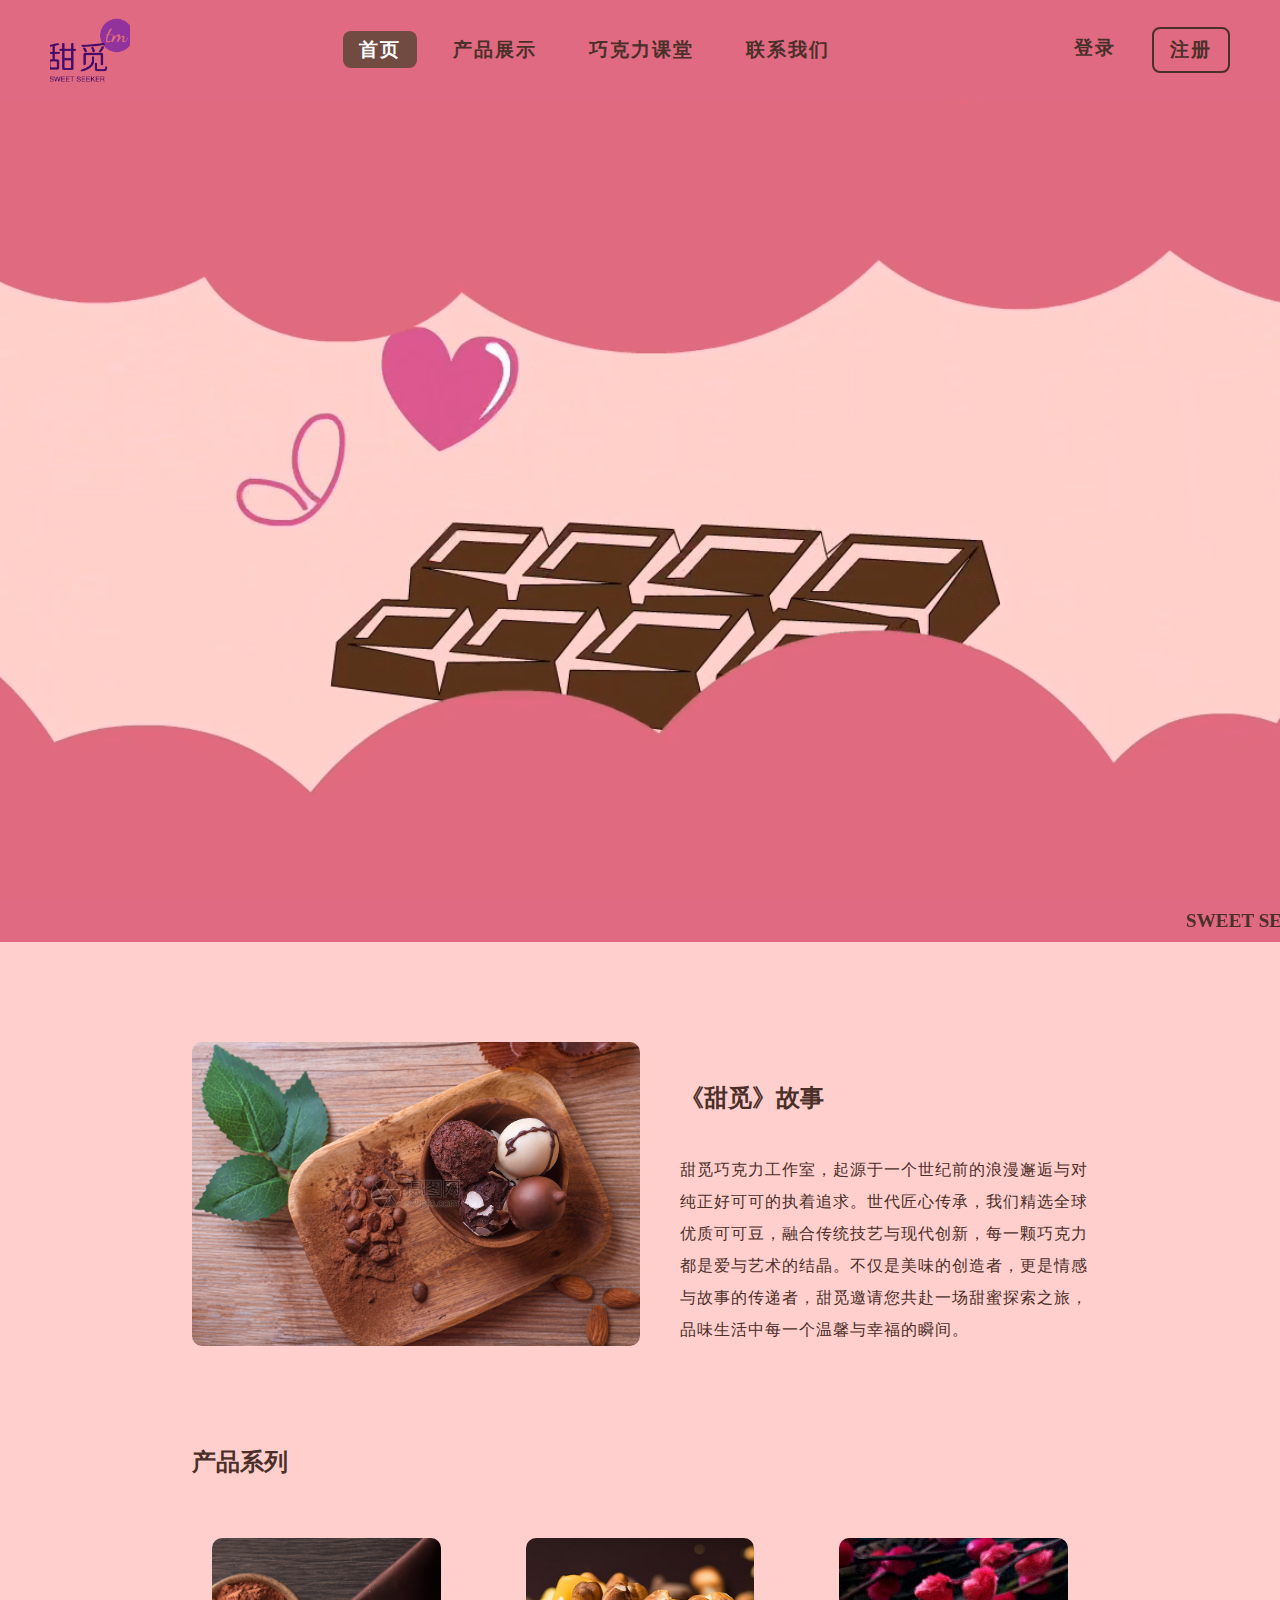
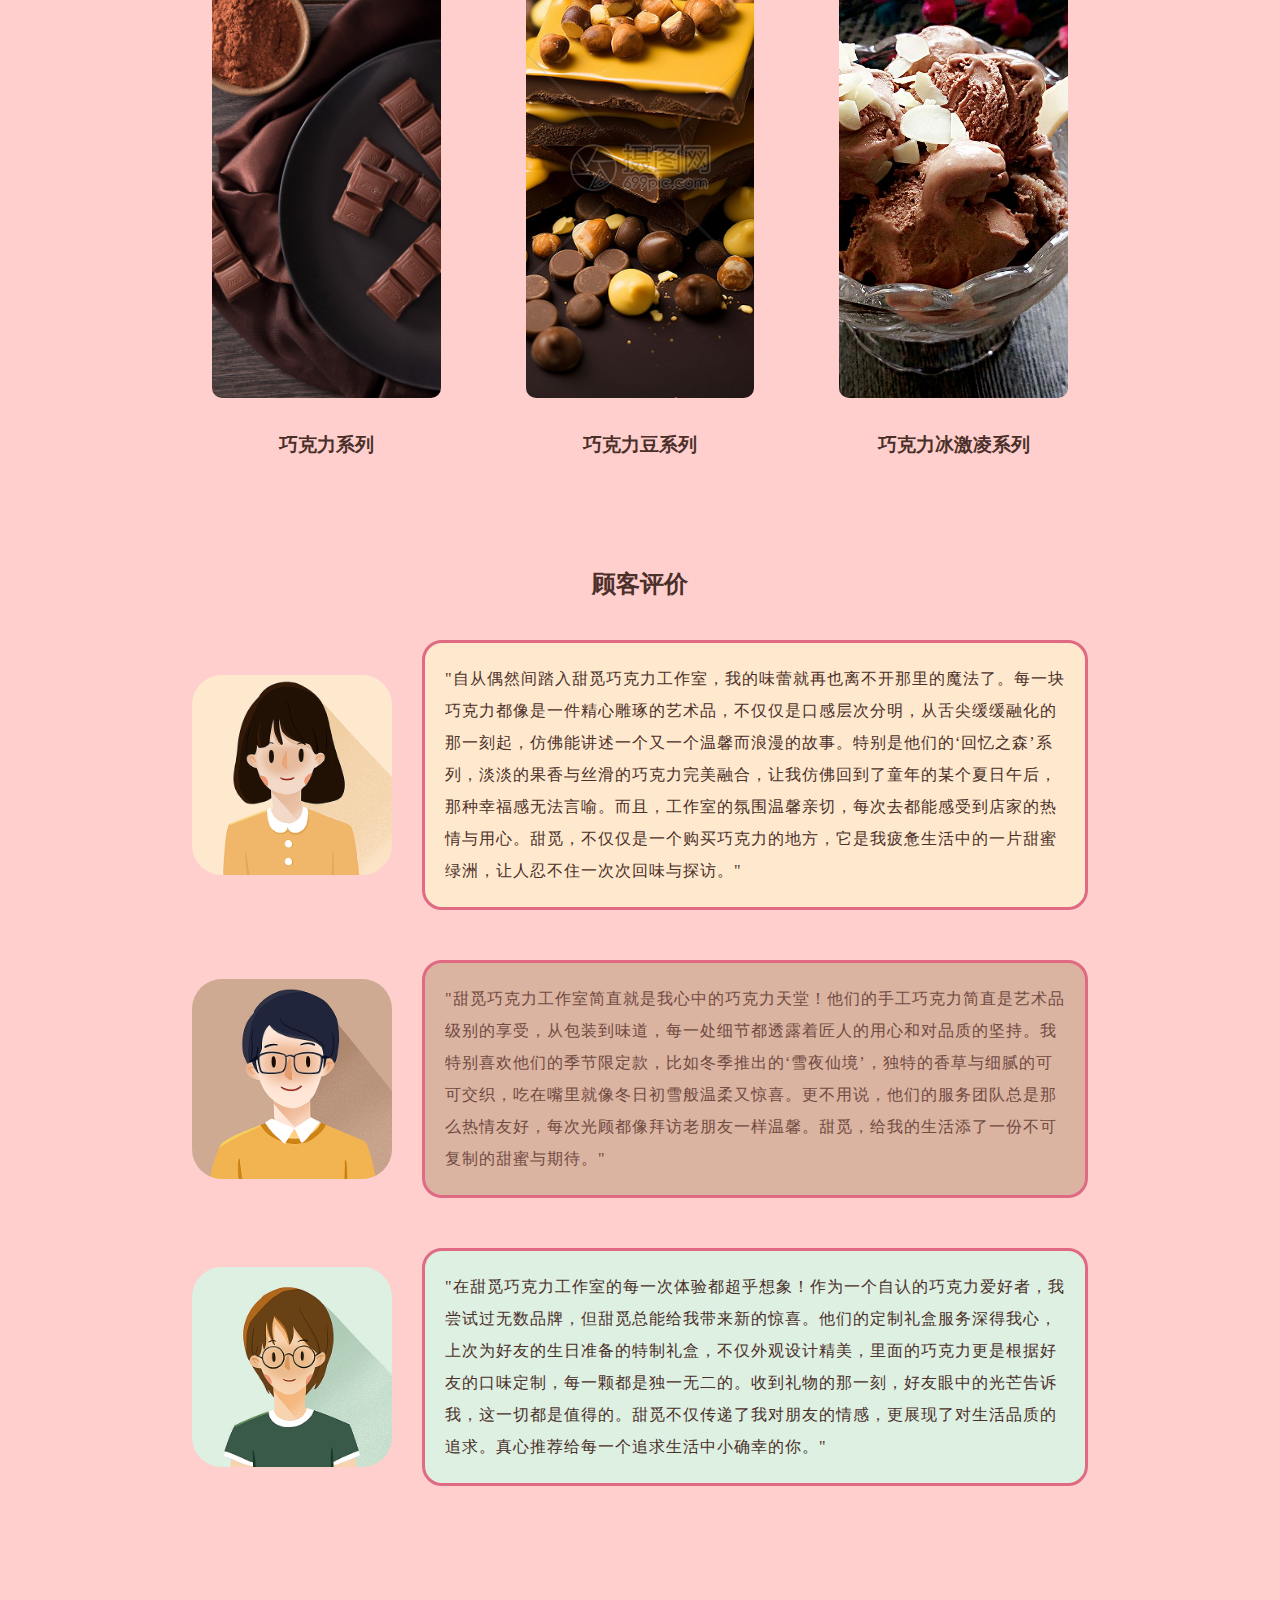
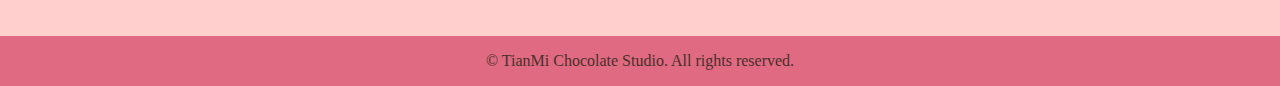
<file: zsh在外面/index.html>
<!DOCTYPE html>
<html lang="zh">
    <head>
        <meta charset="UTF-8" />
        <meta name="viewport" content="width=, initial-scale=1.0" />
        <title>甜觅巧克力工作室</title>
        <link rel="stylesheet" href="./css/index.css" />
    </head>
    <body>
        <!-- <div id="bgm">
            <audio src="./music/Chocolate. - Kiana Ledé&Ari Lennox.mp3" loop></audio>
            <span id="play" class="iconfont">&#xe601;</span>
            <span id="pause" class="iconfont">&#xe68a;</span>
        </div> -->
        <header>
            <a href="index.html" style="padding: 0">
                <h1 class="logo"></h1>
            </a>
            <ul>
                <li><a class="active" href="index.html">首页</a></li>
                <li><a href="product.html">产品展示</a></li>
                <li><a href="culture.html">巧克力课堂</a></li>
                <li><a href="contact.html">联系我们</a></li>
            </ul>

            <div class="btns">
                <a href="">登录</a>
                <a href="./register.html">注册</a>
            </div>
        </header>

        <div class="banner">
            <video loop autoplay muted src="./image/f5354e870a2bdb28d25865c4ccfa7f4a.mp4"></video>
        </div>
        <marquee behavior="scroll" direction="left" scrollamount="10">
            <span>SWEET SEEKER</span><span>SWEET SEEKER</span><span>SWEET SEEKER</span>
            <span>SWEET SEEKER</span>
            <span>SWEET SEEKER</span>
            <span>SWEET SEEKER</span>
            <span>SWEET SEEKER</span>
            <span>SWEET SEEKER</span>
        </marquee>
        <main>
            <section class="story">
                <img src="./image/story.jfif" alt="" />
                <div class="right">
                    <h2>《甜觅》故事</h2>
                    <p>
                        甜觅巧克力工作室，起源于一个世纪前的浪漫邂逅与对纯正好可可的执着追求。世代匠心传承，我们精选全球优质可可豆，融合传统技艺与现代创新，每一颗巧克力都是爱与艺术的结晶。不仅是美味的创造者，更是情感与故事的传递者，甜觅邀请您共赴一场甜蜜探索之旅，品味生活中每一个温馨与幸福的瞬间。
                    </p>
                </div>
            </section>
            <section class="series">
                <h2>产品系列</h2>
                <ul>
                    <li>
                        <img src="./image/巧克力系列.jpg" alt="" />
                        <h3>巧克力系列</h3>
                    </li>
                    <li>
                        <img src="./image/巧克力豆系列.jpg" alt="" />
                        <h3>巧克力豆系列</h3>
                    </li>
                    <li>
                        <img src="./image/巧克力冰淇淋系列.jpg" alt="" />
                        <h3>巧克力冰激凌系列</h3>
                    </li>
                </ul>
            </section>
            <section class="evaluation">
                <h2>顾客评价</h2>
                <div class="card">
                    <img src="./image/u2.png" alt="" />
                    <p style="background-color: #ffe9ce">
                        "自从偶然间踏入甜觅巧克力工作室，我的味蕾就再也离不开那里的魔法了。每一块巧克力都像是一件精心雕琢的艺术品，不仅仅是口感层次分明，从舌尖缓缓融化的那一刻起，仿佛能讲述一个又一个温馨而浪漫的故事。特别是他们的‘回忆之森’系列，淡淡的果香与丝滑的巧克力完美融合，让我仿佛回到了童年的某个夏日午后，那种幸福感无法言喻。而且，工作室的氛围温馨亲切，每次去都能感受到店家的热情与用心。甜觅，不仅仅是一个购买巧克力的地方，它是我疲惫生活中的一片甜蜜绿洲，让人忍不住一次次回味与探访。"
                    </p>
                </div>
                <div class="card">
                    <img src="./image/u1.png" alt="" />
                    <p style="background-color: #ceaa93c1; color: #714a42">
                        "甜觅巧克力工作室简直就是我心中的巧克力天堂！他们的手工巧克力简直是艺术品级别的享受，从包装到味道，每一处细节都透露着匠人的用心和对品质的坚持。我特别喜欢他们的季节限定款，比如冬季推出的‘雪夜仙境’，独特的香草与细腻的可可交织，吃在嘴里就像冬日初雪般温柔又惊喜。更不用说，他们的服务团队总是那么热情友好，每次光顾都像拜访老朋友一样温馨。甜觅，给我的生活添了一份不可复制的甜蜜与期待。"
                    </p>
                </div>
                <div class="card">
                    <img src="./image/u3.png" alt="" />
                    <p style="background-color: #ddf0e2">
                        "在甜觅巧克力工作室的每一次体验都超乎想象！作为一个自认的巧克力爱好者，我尝试过无数品牌，但甜觅总能给我带来新的惊喜。他们的定制礼盒服务深得我心，上次为好友的生日准备的特制礼盒，不仅外观设计精美，里面的巧克力更是根据好友的口味定制，每一颗都是独一无二的。收到礼物的那一刻，好友眼中的光芒告诉我，这一切都是值得的。甜觅不仅传递了我对朋友的情感，更展现了对生活品质的追求。真心推荐给每一个追求生活中小确幸的你。"
                    </p>
                </div>
            </section>
        </main>
        <footer>
            <p>&copy; TianMi Chocolate Studio. All rights reserved.</p>
        </footer>
    </body>
</html>
</file>
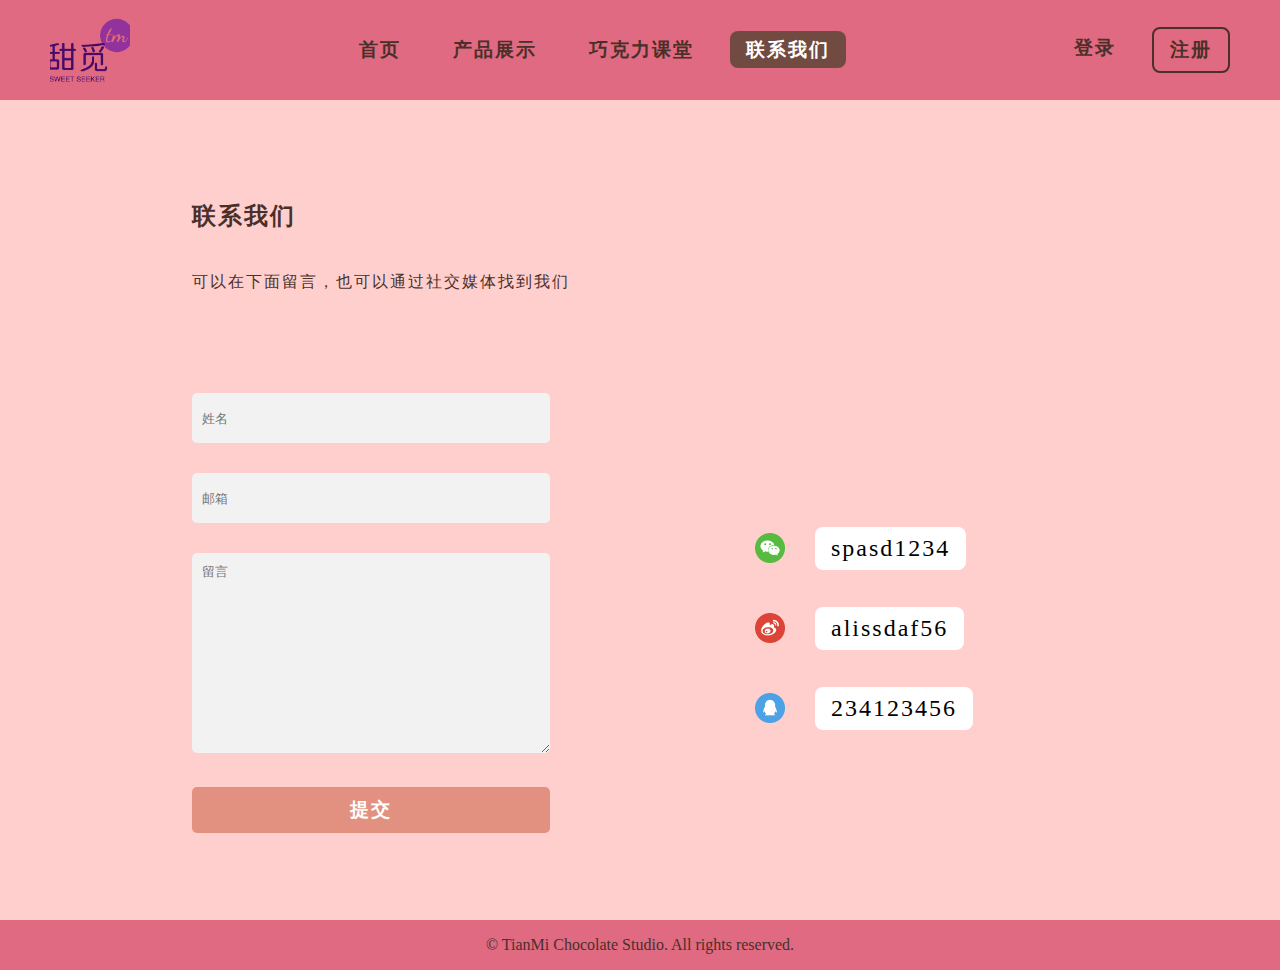
<file: zsh在外面/contact.html>
<!DOCTYPE html>
<html lang="zh">
    <head>
        <meta charset="UTF-8" />
        <meta name="viewport" content="width=, initial-scale=1.0" />
        <title>甜觅巧克力工作室</title>
        <link rel="stylesheet" href="./css/index.css" />
    </head>
    <body>
        <header>
            <a href="index.html" style="padding: 0;">
                <h1 class="logo"></h1>
            </a>
            <ul>
                <li><a href="index.html">首页</a></li>
                <li><a href="product.html">产品展示</a></li>
                <li><a href="culture.html">巧克力课堂</a></li>
                <li><a class="active" href="contact.html">联系我们</a></li>
            </ul>
            <div class="btns">
                <a href="">登录</a>
                <a href="./register.html">注册</a>
            </div>
        </header>
        <main>
            <main class="wrapper">
                <div class="inner">
                    <section class="contact">
                        <h1 class="title">联系我们</h1>
                        <p>可以在下面留言，也可以通过社交媒体找到我们</p>
                        <div class="content">
                            <div class="left">
                                <form action="">
                                    <input type="text" name="name" placeholder="姓名" required />
    
                                    <input type="email" name="email" placeholder="邮箱" required />
    
                                    <textarea name="message" placeholder="留言"></textarea>
    
                                    <input type="submit" value="提交"></input>
                                </form>
                            </div>
                            <div class="right">
                                <ul>
                                    <li>
                                        <i
                                            class="wechat"
                                            style="background: url('./image/微信.png') no-repeat center/contain"></i
                                        ><a href="weixin://">spasd1234</a>
                                    </li>
                                    <li>
                                        <i
                                            class="weibo"
                                            style="background: url('./image/微博.png') no-repeat center/contain"></i
                                        ><a href="http://weibo.com/123456">alissdaf56</a>
                                    </li>
                                    <li>
                                        <i
                                            class="qq"
                                            style="background: url('./image/QQ.png') no-repeat center/contain"></i
                                        ><a href="http://wpa.qq.com/msgrd?v=3&uin=123456&site=qq&menu=yes">234123456</a>
                                    </li>
                                </ul>
                            </div>
                        </div>
                    </section>
                </div>
            </main>
      </main>
        <footer>
            <p>&copy; TianMi Chocolate Studio. All rights reserved.</p>
        </footer>
    </body>
</html>
</file>
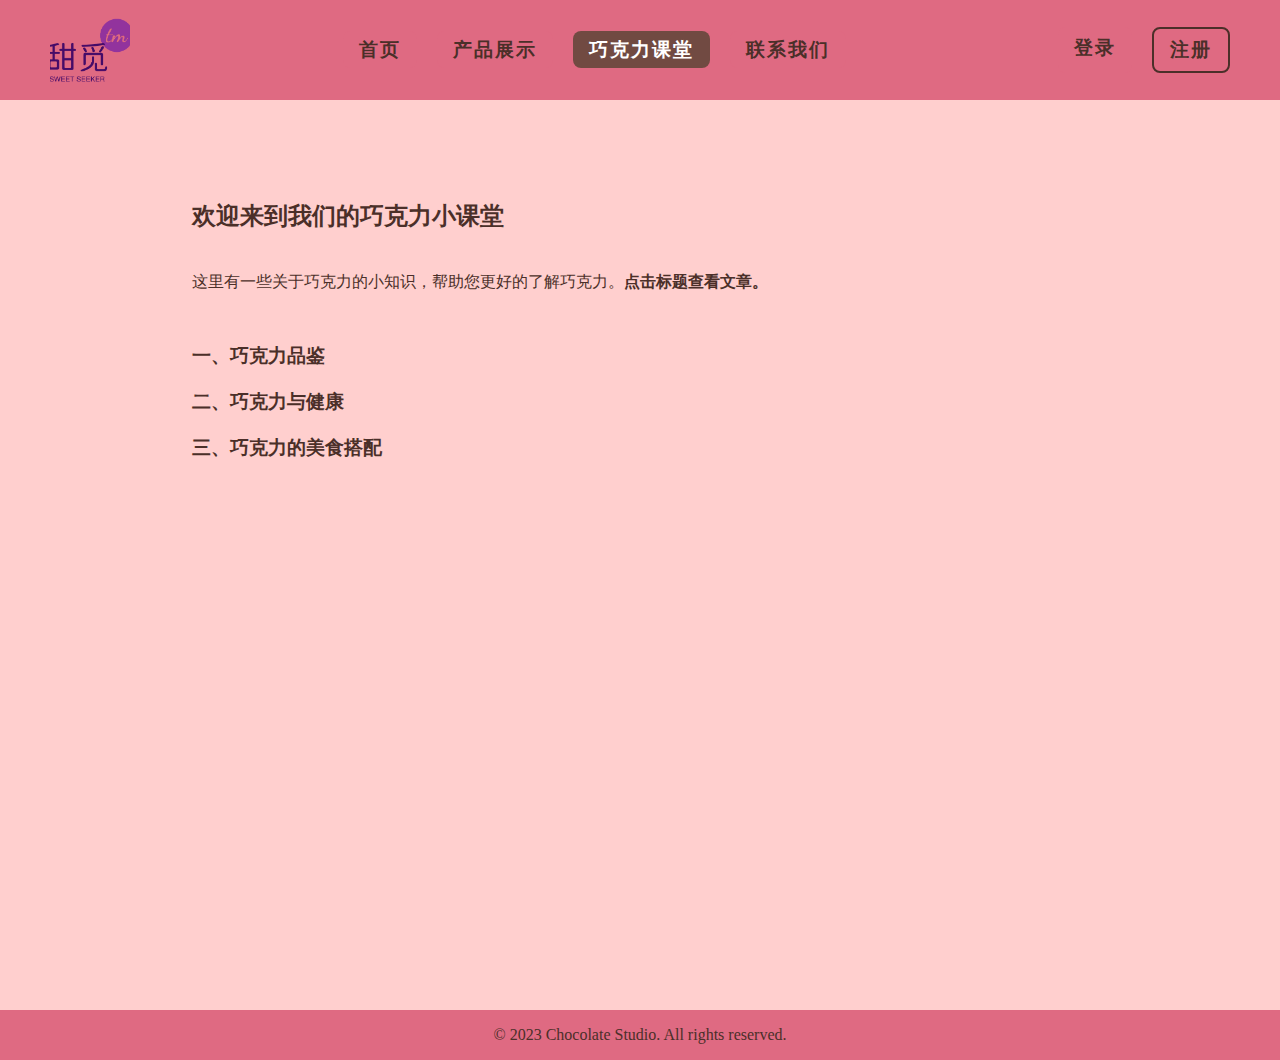
<file: zsh在外面/culture.html>
<!DOCTYPE html>
<html lang="zh">
    <head>
        <meta charset="UTF-8" />
        <meta name="viewport" content="width=, initial-scale=1.0" />
        <title>甜觅巧克力工作室</title>
        <link rel="stylesheet" href="./css/index.css" />
    </head>
    <body>
        <header>
            <a href="index.html" style="padding: 0;">
                <h1 class="logo"></h1>
            </a>
            <ul>
                <li><a href="index.html">首页</a></li>
                <li><a href="product.html">产品展示</a></li>
                <li><a class="active" href="culture.html">巧克力课堂</a></li>
                <li><a href="contact.html">联系我们</a></li>
            </ul>
            <div class="btns">
                <a href="">登录</a>
                <a href="./register.html">注册</a>
            </div>
        </header>
        <main class="blog">
            <h2>欢迎来到我们的巧克力小课堂</h2>
            <p>这里有一些关于巧克力的小知识，帮助您更好的了解巧克力。<strong>点击标题查看文章。</strong></p>

            <section class="article">
                <h3 data-flag="close">一、巧克力品鉴</h3>
                <div class="content">
                    <p>
                        巧克力品鉴，是一门融合了视觉、听觉、嗅觉、味觉与触觉的全方位感官艺术，下面为您详尽解析每一个步骤，引领您进入这场味觉与心灵的深度探索之旅。
                    </p>
                    <h3>1. 准备阶段</h3>
                    <ul>
                        <li>
                            <strong>环境选择</strong
                            >：找一个光线柔和、安静无干扰的环境，减少外界因素对品鉴体验的影响。确保室内温度适中，避免过热或过冷影响巧克力的风味表现。
                        </li>
                        <li>
                            <strong>品鉴心态</strong
                            >：保持轻松愉悦的心情，准备一张干净的白纸或专用的品鉴盘，用于放置巧克力，以便更好地观察其颜色与质感。
                        </li>
                    </ul>
                    <h3>2. 视觉欣赏</h3>
                    <ul>
                        <li>
                            <strong>外观审视</strong
                            >：仔细观察巧克力的表面，高品质的巧克力表面应光滑如镜，色泽均匀，可可脂的含量和可可豆的种类会直接影响其颜色，从浅棕色到深褐色不等，反映出不同的可可豆特性和可能的风味预告。
                        </li>
                    </ul>
                    <h3>3. 听觉体验</h3>
                    <ul>
                        <li>
                            <strong>掰断声响</strong
                            >：轻轻掰开巧克力，倾听那清脆而明确的断裂声，这声音是巧克力质地均匀、紧实的标志，表明制作过程中温度控制得当，没有气泡。
                        </li>
                    </ul>
                    <h3>4. 嗅觉探索</h3>
                    <ul>
                        <li>
                            <strong>香气辨识</strong
                            >：在品尝之前，先深呼吸，靠近巧克力轻嗅，捕捉那些微妙的香气分子。优质巧克力能释放出多层次的香气，可能是花香、果香、坚果香，甚至是淡淡的烟草或木质气息，这些都是可可豆产地和发酵过程的反映。
                        </li>
                    </ul>
                    <h3>5. 触感体验</h3>
                    <ul>
                        <li>
                            <strong>质地感受</strong
                            >：用手轻轻触摸巧克力，感受其表面的光滑与温度，这一步虽不直接关乎风味，但有助于建立与巧克力的初步接触，增加品鉴的仪式感。
                        </li>
                    </ul>
                    <h3>6. 味觉品鉴</h3>
                    <ul>
                        <li>
                            <strong>初尝慢融</strong
                            >：取一小块巧克力，放于舌面，让其自然融化，不要急于咀嚼。感受巧克力从微苦到甘甜的渐变过程，注意酸度、甜度、苦味和可能的咸味如何相互作用，构成丰富的风味层次。
                        </li>
                        <li>
                            <strong>味蕾分布</strong
                            >：让巧克力覆盖整个舌头，利用舌尖感受甜味，两侧感受酸味，舌根则对苦味敏感，全面评估巧克力的风味平衡。
                        </li>
                    </ul>
                    <h3>7. 余味感知</h3>
                    <ul>
                        <li>
                            <strong>回味悠长</strong
                            >：在巧克力完全融化后，注意口腔中残留的风味，即所谓的“余味”。优质巧克力的余味持久，可能会有淡淡的果香、花香或可可的醇厚感，让人回味无穷。
                        </li>
                    </ul>
                    <h3>8. 总结记录</h3>
                    <ul>
                        <li>
                            <strong>个人笔记</strong
                            >：在品鉴过程中或之后，记录下自己的感受，包括巧克力的颜色、香气、口感、风味特点及个人喜好。这不仅能加深对每款巧克力的记忆，也是提升品鉴能力的有效方法。
                        </li>
                    </ul>
                    <p>
                        通过上述细致入微的品鉴过程，每一块巧克力都将变成一次独特的旅行，带你领略可可豆的神奇世界，体验从产地到舌尖的风味之旅。
                    </p>
                </div>
            </section>
            <section class="article">
                <h3 data-flag="close">二、巧克力与健康</h3>
                <div class="content">
                    <p>
                        巧克力，尤其是高可可含量的黑巧克力，长期以来被视为一种在适度食用下对健康有益的食品。以下几点概括了巧克力与健康的几个正面关联：
                    </p>
                    <h3>1. 心血管健康</h3>
                    <ul>
                        <li>
                            <strong>抗氧化剂</strong
                            >：可可豆富含天然抗氧化剂，如黄酮类化合物，有助于抵抗自由基损伤，保护心血管系统。
                        </li>
                        <li>
                            <strong>降低血压</strong
                            >：研究显示，适量摄入黑巧克力可能有助于降低血压，改善血液流动，这得益于其中的黄酮醇能够促使血管放松。
                        </li>
                    </ul>
                    <h3>2. 心情提升</h3>
                    <ul>
                        <li>
                            <strong>内啡肽释放</strong
                            >：巧克力中的色氨酸可促进大脑中血清素的产生，而可可碱和咖啡因则能轻微提升心情，让人感觉更加愉快。
                        </li>
                        <li>
                            <strong>压力缓解</strong
                            >：食用巧克力时，体内会释放内啡肽，这是一种自然的“感觉良好”化学物质，有助于减轻压力和焦虑。
                        </li>
                    </ul>
                    <h3>3. 脑部健康</h3>
                    <ul>
                        <li>
                            <strong>认知功能</strong
                            >：一些研究表明，可可中的黄酮类物质可能有助于改善认知功能，包括记忆力和注意力，对大脑健康有益。
                        </li>
                    </ul>
                    <h3>4. 抗炎作用</h3>
                    <ul>
                        <li>
                            <strong>减少炎症</strong
                            >：巧克力中的抗氧化剂具有抗炎性质，可能有助于减少慢性炎症反应，从而降低多种疾病风险。
                        </li>
                    </ul>
                    <h3>5. 营养补充</h3>
                    <ul>
                        <li>
                            <strong>矿物质丰富</strong
                            >：黑巧克力是镁、铜、铁和钾的良好来源，这些矿物质对于维持身体正常机能至关重要。
                        </li>
                    </ul>
                    <h3>注意事项：</h3>
                    <ul>
                        <li>
                            <strong>适度食用</strong
                            >：虽然巧克力有诸多潜在的健康益处，但因其同时含有糖分和脂肪，尤其是饱和脂肪，过量食用可能会导致体重增加和其他健康问题。
                        </li>
                        <li>
                            <strong>选择高可可含量</strong
                            >：为了最大化健康效益，推荐选择至少70%以上可可含量的黑巧克力，因为这类巧克力含有较少的糖分和添加剂。
                        </li>
                    </ul>
                    <p>
                        综上所述，作为享受与健康并重的零食选择，适量且明智地食用高质量的巧克力，可以成为健康生活方式的一部分。
                    </p>
                </div>
            </section>

            <section class="article">
                <h3 data-flag="close">三、巧克力的美食搭配</h3>
                <div class="content">
                    <p>
                        巧克力以其多变的风味与丰富的层次感，成为了美食搭配中的佼佼者，能够与多种食材巧妙结合，创造出令人惊艳的味蕾体验。以下是一些经典且创意的巧克力美食搭配建议：
                    </p>
                    <h3>1. <strong>葡萄酒与巧克力</strong></h3>
                    <ul>
                        <li>
                            <strong>红葡萄酒</strong
                            >：浓郁的黑巧克力与干红葡萄酒（如赤霞珠或梅洛）是经典的组合，深邃的果香与巧克力的苦甜相得益彰。
                        </li>
                        <li>
                            <strong>波特酒或甜酒</strong
                            >：甜度较高的牛奶巧克力或白巧克力，与波特酒或甜型雪莉酒搭配，能激发出两者甜美的特质。
                        </li>
                    </ul>
                    <h3>2. <strong>咖啡与巧克力</strong></h3>
                    <ul>
                        <li>
                            一杯浓郁的意式浓缩咖啡配上一块苦甜适中的黑巧克力，咖啡的苦与巧克力的甜相互衬托，早晨的提神之选。
                        </li>
                    </ul>
                    <h3>3. <strong>水果与巧克力</strong></h3>
                    <ul>
                        <li>
                            <strong>浆果</strong
                            >：新鲜的草莓、覆盆子或蓝莓与黑巧克力搭配，酸甜果香与巧克力的醇厚形成鲜明对比，清新不腻。
                        </li>
                        <li><strong>香蕉</strong>：烤香蕉与巧克力酱的组合，温暖甜蜜，适合寒冷天气里的温馨小食。</li>
                    </ul>
                    <h3>4. <strong>坚果与巧克力</strong></h3>
                    <ul>
                        <li>
                            杏仁、核桃或榛子与巧克力的结合，不仅增添了口感的层次，坚果的油脂还能提升巧克力的顺滑度，营养与美味兼备。
                        </li>
                    </ul>
                    <h3>5. <strong>奶酪与巧克力</strong></h3>
                    <ul>
                        <li>
                            软质奶酪（如布里奶酪）与黑巧克力片的搭配，看似大胆实则和谐，奶酪的奶香中和了巧克力的苦，带来意外的美味。
                        </li>
                    </ul>
                    <h3>6. <strong>辣椒与巧克力</strong></h3>
                    <ul>
                        <li>
                            微辣的墨西哥辣椒粉或甜辣的姜片与深色巧克力的结合，为味蕾带来独特的刺激体验，尤其适合喜欢尝试新颖口味的食客。
                        </li>
                    </ul>
                    <h3>7. <strong>海盐与巧克力</strong></h3>
                    <ul>
                        <li>
                            海盐的微妙咸味能够提升巧克力的甜味，减少甜腻感，海盐巧克力或是在巧克力甜品上撒上少许海盐，是近年来非常流行的搭配。
                        </li>
                    </ul>
                    <h3>8. <strong>面包与巧克力</strong></h3>
                    <ul>
                        <li>巧克力面包、巧克力可颂或是在法棍切片上涂抹巧克力酱，简单却美味，早餐或下午茶的优选。</li>
                    </ul>
                    <p>
                        这些搭配展示了巧克力在美食界中的无限可能性，无论是甜品、饮品还是小吃，都能找到与之完美匹配的伙伴，让每一次品尝都成为一场味觉的冒险。
                    </p>
                </div>
            </section>
        </main>
        <footer>
            <p>&copy; 2023 Chocolate Studio. All rights reserved.</p>
        </footer>

        <script>
            const titles = document.querySelectorAll(".article > h3");

            titles.forEach(title => {
                title.addEventListener("click", () => {
                    const flag = title.getAttribute("data-flag");
                    const content = title.nextElementSibling;
                    if (flag === "close") {
                        title.setAttribute("data-flag", "open");
                        content.setAttribute("style", "height: auto; padding: 10px; opacity: 1;");
                    } else {
                        title.setAttribute("data-flag", "close");
                        content.setAttribute("style", "height: 0; padding: 0; opacity: 0;");
                    }
                });
            });
        </script>
    </body>
</html>
</file>
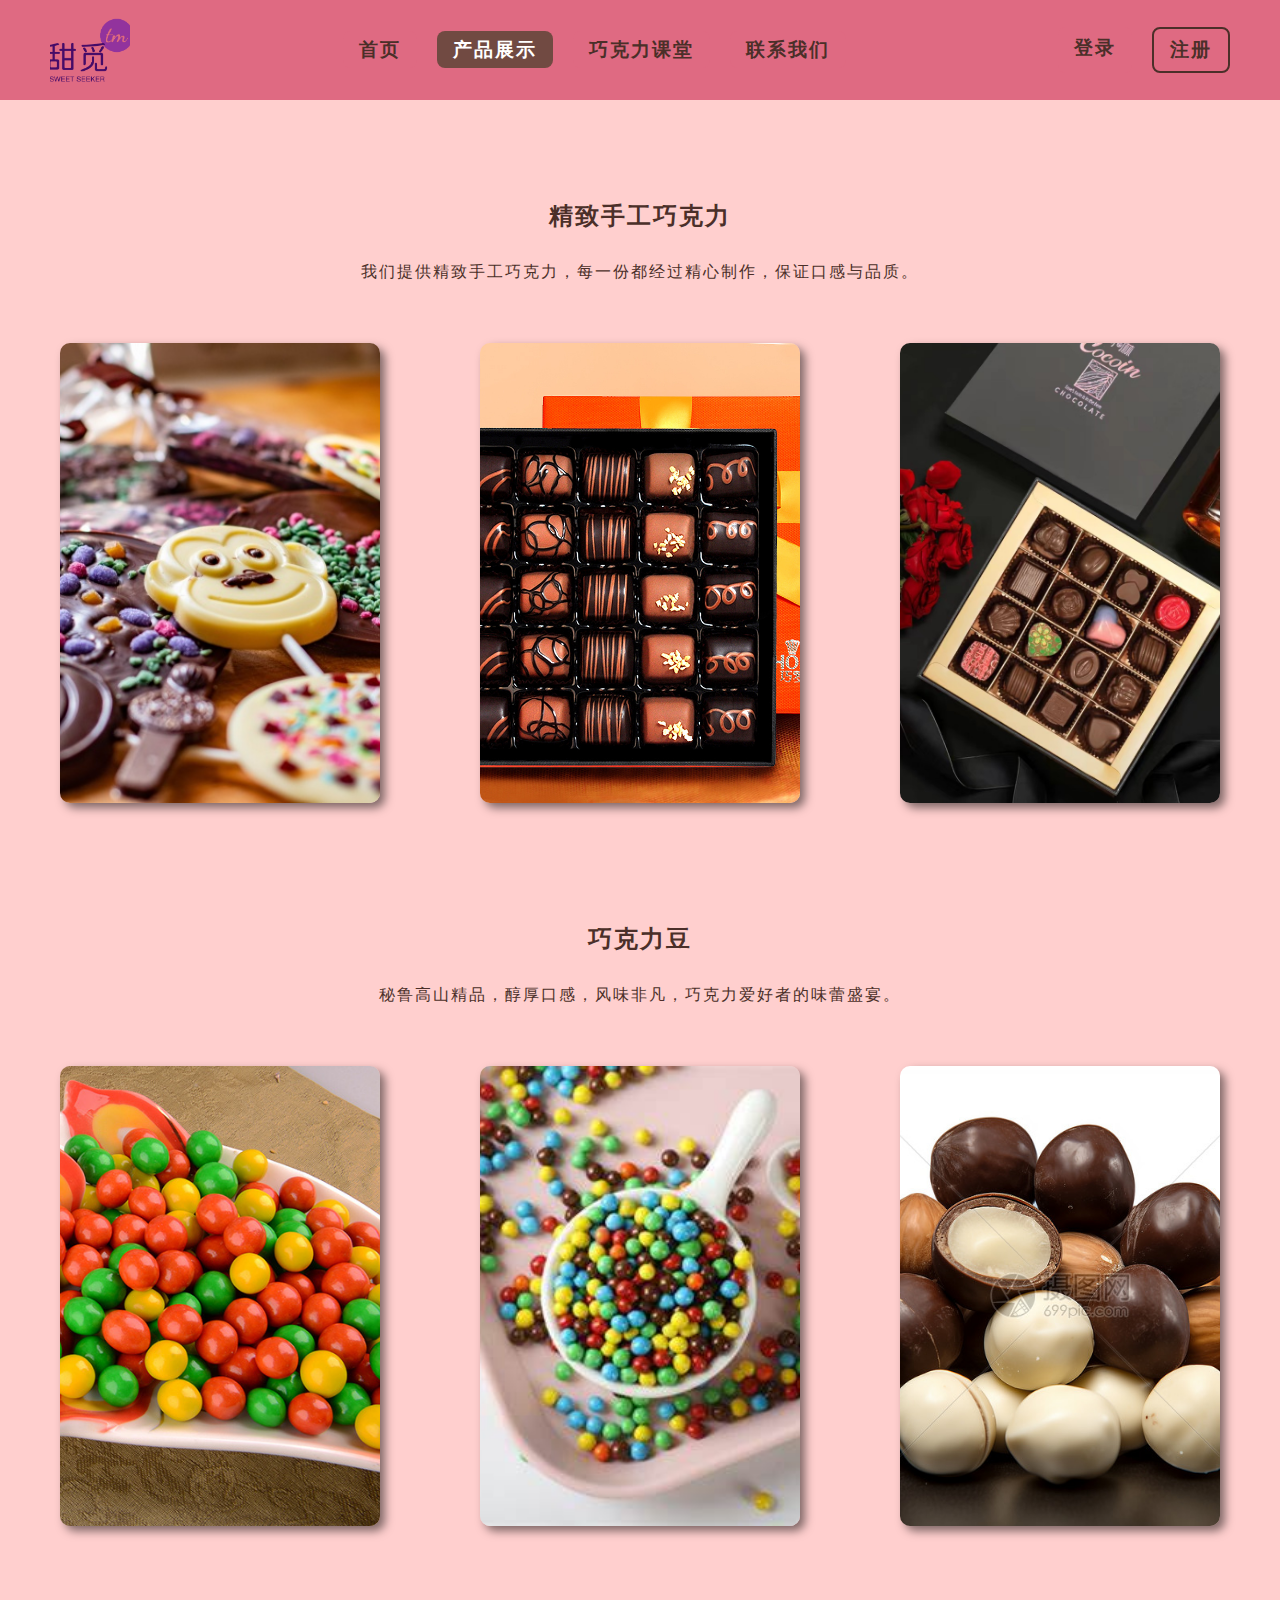
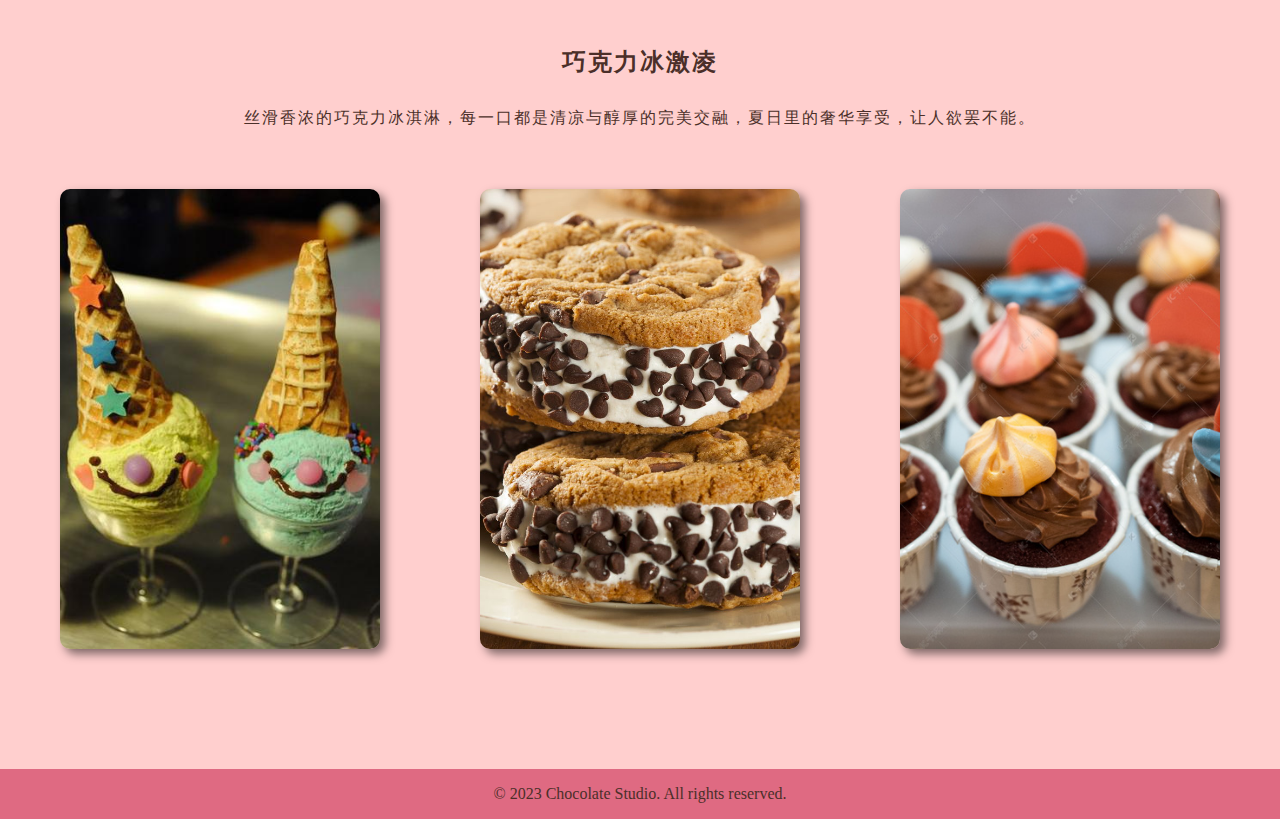
<file: zsh在外面/product.html>
<!DOCTYPE html>
<html lang="zh">
    <head>
        <meta charset="UTF-8" />
        <meta name="viewport" content="width=, initial-scale=1.0" />
        <title>甜觅巧克力工作室</title>
        <link rel="stylesheet" href="./css/index.css" />
    </head>
    <body>
        <header>
            <a href="index.html" style="padding: 0">
                <h1 class="logo"></h1>
            </a>
            <ul>
                <li><a href="index.html">首页</a></li>
                <li><a class="active" href="product.html">产品展示</a></li>
                <li><a href="culture.html">巧克力课堂</a></li>
                <li><a href="contact.html">联系我们</a></li>
            </ul>
            <div class="btns">
                <a href="">登录</a>
                <a href="./register.html">注册</a>
            </div>
        </header>
        <main class="product">
            <!-- <h1>欢迎来到我们的巧克力工作室</h1>
            <p>探索精致手工巧克力，体验从可可豆到舌尖的奇妙旅程。</p> -->

            <section class="product chocolate">
                <h2>精致手工巧克力</h2>
                <p>我们提供精致手工巧克力，每一份都经过精心制作，保证口感与品质。</p>

                <ul>
                    <li>
                        <img src="./image/手工1.jpg" alt="可可豆巧克力" />
                    </li>
                    <li>
                        <img src="./image/手工2.jpg" alt="巧克力豆" />
                    </li>
                    <li>
                        <img src="./image/手工3.jfif" alt="可可豆巧克力" />
                    </li>
                </ul>
            </section>
            <section class="product chips">
                <h2>巧克力豆</h2>
                <p>秘鲁高山精品，醇厚口感，风味非凡，巧克力爱好者的味蕾盛宴。</p>

                <ul>
                    <li>
                        <img src="./image/豆1.jfif" alt="可可豆巧克力" />
                    </li>
                    <li>
                        <img src="./image/豆2.jfif" alt="可可豆巧克力" />
                    </li>
                    <li>
                        <img src="./image/豆3.jpg" alt="可可豆巧克力" />
                    </li>
                </ul>
            </section>
            <section class="product ice-cream">
                <h2>巧克力冰激凌</h2>

                <p>丝滑香浓的巧克力冰淇淋，每一口都是清凉与醇厚的完美交融，夏日里的奢华享受，让人欲罢不能。</p>
                <ul>
                    <li>
                        <img src="./image/冰1.jpg" alt="" />
                    </li>
                    <li>
                        <img src="./image/冰2.jpeg" alt="" />
                    </li>
                    <li>
                        <img src="./image/冰3.jfif" alt="" />
                    </li>
                </ul>
            </section>
        </main>
        <footer>
            <p>&copy; 2023 Chocolate Studio. All rights reserved.</p>
        </footer>
    </body>
</html>
</file>
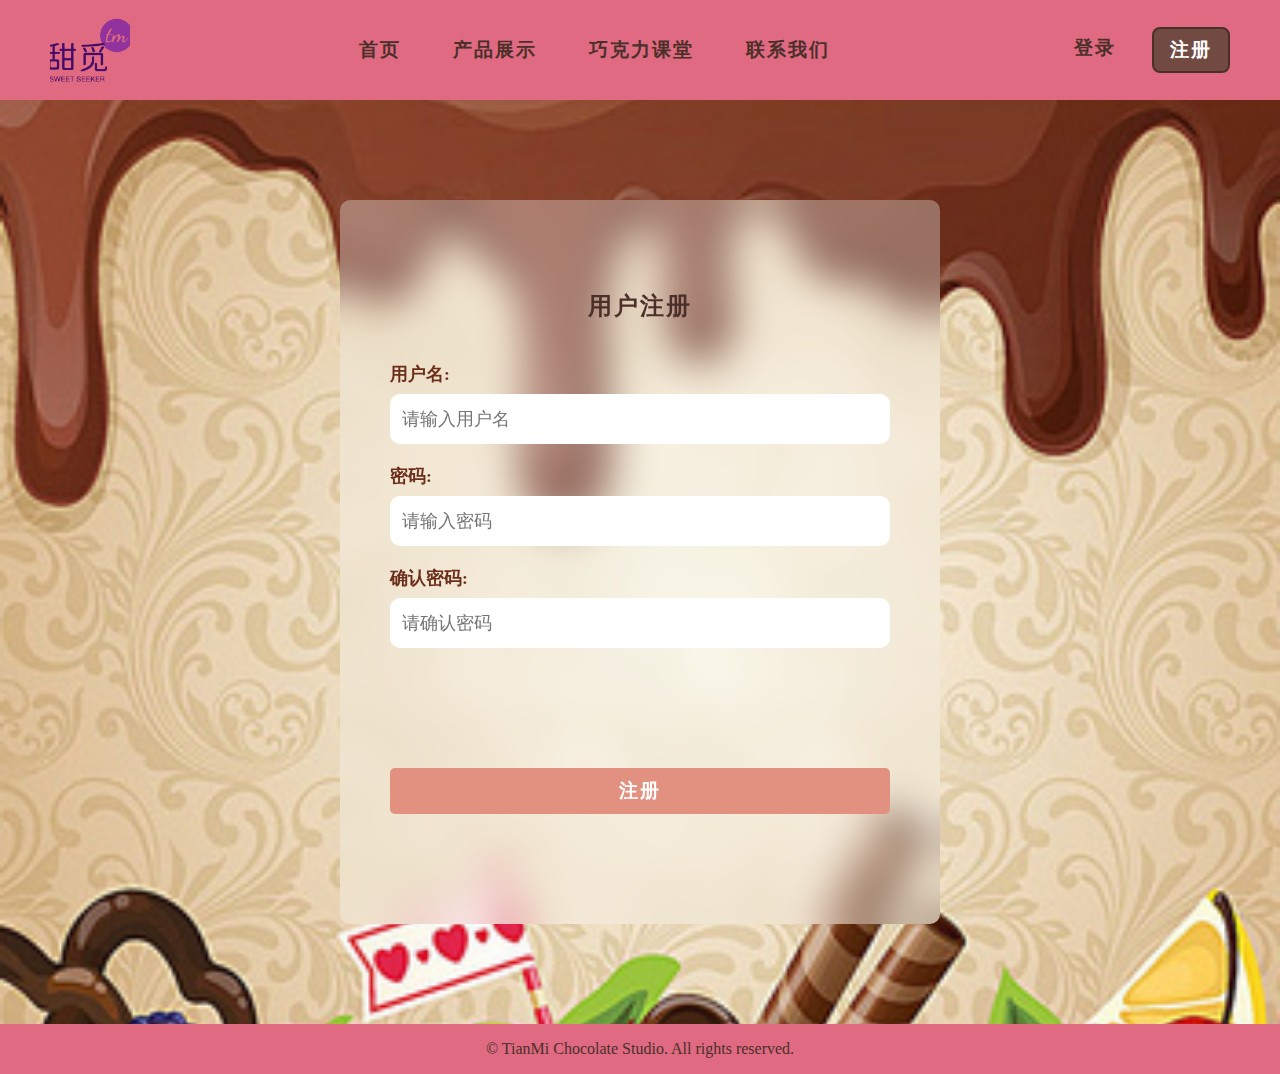
<file: zsh在外面/register.html>
<!DOCTYPE html>
<html lang="en">
    <head>
        <meta charset="UTF-8" />
        <meta name="viewport" content="width=device-width, initial-scale=1.0" />
        <title>甜觅巧克力工作室 - 用户注册</title>
        <link rel="stylesheet" href="./css/index.css" />
    </head>
    <body>
        <header>
            <a href="index.html" style="padding: 0">
                <h1 class="logo"></h1>
            </a>
            <ul>
                <li><a href="index.html">首页</a></li>
                <li><a href="product.html">产品展示</a></li>
                <li><a href="culture.html">巧克力课堂</a></li>
                <li><a href="contact.html">联系我们</a></li>
            </ul>

            <div class="btns">
                <a href="">登录</a>
                <a class="active" href="./register.html">注册</a>
            </div>
        </header>
        <main class="register">
            <div class="register-form">
                <form action="/register" method="POST">
                    <h2>用户注册</h2>
                    <label for="username">用户名:</label>
                    <input type="text" id="username" placeholder="请输入用户名" name="username" required />

                    <label for="password">密码:</label>
                    <input type="password" id="password" placeholder="请输入密码" name="password" required />

                    <label for="confirm-password">确认密码:</label>
                    <input
                        type="password"
                        id="confirm-password"
                        placeholder="请确认密码"
                        name="confirm-password"
                        required />

                    <!-- <label for="gender"> 性别： </label>

                    <div class="flat-list">
                        <div class="item">
                            <input type="radio" id="male" name="gender" value="male" required />
                            <label for="male">男</label>
                        </div>

                        <div class="item">
                            <input type="radio" id="female" name="gender" value="female" required />
                            <label for="female">女</label>
                        </div>
                    </div>

                    <label for="birthday"> 出生日期:</label>
                    <input type="date" id="birthday" name="birthday" required />

                    <label for="hobby"> 爱好: </label>
                    <div class="flat-list">
                        <div class="item">
                            <input type="checkbox" id="reading" name="hobby[]" value="reading" />
                            <label for="reading"> 阅读 </label>
                        </div>

                        <div class="item">
                            <input type="checkbox" id="swimming" name="hobby[]" value="swimming" />
                            <label for="swimming"> 游泳 </label>
                        </div>

                        <div class="item">
                            <input type="checkbox" id="hiking" name="hobby[]" value="hiking" />
                            <label for="hiking"> 滑雪 </label>
                        </div>
                    </div>
                    <label for="education"> 学历:</label>
                    <select id="education" size="3" name="education" required>
                        <option value="primary">小学</option>
                        <option value="middle">初中</option>
                        <option value="high">高中</option>
                        <option value="college">大学</option>
                        <option value="master">研究生</option>
                        <option value="doctor">博士</option>
                    </select>

                    <label for="email">邮箱:</label>
                    <input type="email" id="email" placeholder="请输入邮箱" name="email" required />

                    <label for="avatar">头像:</label>
                    <input type="file" id="avatar" name="avatar" accept="image/*" />

                    <label for="intro">简介:</label>
                    <textarea id="intro" name="intro" placeholder="请输入简介"></textarea> -->

                    <input type="submit" value="注册" />
                </form>
            </div>
        </main>
        <footer>
            <p>&copy; TianMi Chocolate Studio. All rights reserved.</p>
        </footer>
    </body>
</html>
</file>
<file: zsh在外面/css/index.css>
@charset "UTF-8";
* {
    margin: 0;
    padding: 0;
    box-sizing: border-box;
}

:root {
    --primary-color: #df6a82;
    --bg-color: #ffcfce;
    --text-color: #4b2f29;
    --text-secondary-color: #714a42;
}

a {
    padding: 0.5rem 1rem;
    border-radius: 8px;
    letter-spacing: 2px;
    text-decoration: none;
    color: var(--text-color);
    background-color: var(--primary-color);
}

a:hover {
    color: #fff;
    background-color: var(--text-secondary-color);
}

li {
    list-style: none;
}

body {
    background-color: var(--bg-color);
}

.active {
    color: #fff;
    background-color: var(--text-secondary-color);
}

header {
    height: 100px;
    display: flex;
    justify-content: space-between;
    align-items: center;
    padding: 0 50px;
    background-color: var(--primary-color);
    color: var(--text-color);
}
header .logo {
    width: 80px;
    height: 80px;
    letter-spacing: 2px;
    background: url('../image/甜觅logo.png') no-repeat center center/contain;
    background-size: 300%;
}
header ul {
    display: flex;
    align-items: center;
    gap: 20px;
    font-size: 1.2rem;
    font-weight: bold;
}
header .btns {
    font-size: 1.2rem;
    font-weight: bold;
    display: flex;
    gap: 20px;
}
header .btns a:last-child {
    border: 2px solid var(--text-color);
}

footer {
    width: 100%;
    display: flex;
    justify-content: center;
    align-items: center;
    height: 50px;
    background-color: var(--primary-color);
    color: var(--text-color);
}

marquee {
    display: block;
    font-size: 1.2rem;
    font-weight: bold;
    color: var(--text-color);
    background-color: var(--primary-color);
}

marquee span {
    display: inline-block;
    padding: 10px 0;
    margin-right: 150px;
}

@font-face {
    font-family: 'iconfont';
    src: url('../icon/iconfont.ttf') format('truetype');
}
.iconfont {
    font-family: 'iconfont' !important;
    font-size: 16px;
    font-style: normal;
    -webkit-font-smoothing: antialiased;
    -moz-osx-font-smoothing: grayscale;
}

#bgm span {
    font-size: 4rem;
    position: fixed;
    bottom: 100px;
    right: 100px;
    cursor: pointer;
    color: var(--primary-color);
}

@keyframes rotate {
    to {
        transform: rotate(360deg);
    }
}
#bgm #play {
    animation: rotate 10s linear infinite;
}

#bgm #pause {
    display: none;
}

.banner {
    width: 100%;
    background: url('../image/banner.jpg') no-repeat bottom center/cover;
}
.banner video {
    vertical-align: top;
    width: 100%;
    height: calc(100vh - 100px);
    object-fit: cover;
}

main {
    width: 70vw;
    max-width: 1200px;
    margin: 0 auto;
    color: var(--text-color);
}
main .story {
    width: 100%;
    margin: 100px 0;
    display: flex;
    justify-content: space-between;
    gap: 40px;
}
main .story img {
    width: 50%;
    object-fit: cover;
    border-radius: 10px;
}
main .story .right h2 {
    margin: 40px 0;
}
main .story .right p {
    letter-spacing: 1px;
    line-height: 2;
}
main .series {
    width: 100%;
    margin: 100px 0;
    margin-bottom: 150px;
}
main .series h2 {
    margin-bottom: 40px;
}
main .series ul {
    width: 100%;
    display: flex;
    flex-wrap: nowrap;
    justify-content: space-between;
    gap: 20px;
}
main .series ul li {
    width: 30%;
    height: 500px;
    padding: 20px;
}
main .series ul li img {
    width: 100%;
    height: 100%;
    object-fit: cover;
    border-radius: 10px;
    object-position: center;
    margin-bottom: 30px;
}
main .series ul li h3 {
    margin-bottom: 10px;
    text-align: center;
}
main .evaluation {
    width: 100%;
    margin-bottom: 150px;
}
main .evaluation h2 {
    margin-bottom: 40px;
    text-align: center;
}
main .evaluation .card {
    border-radius: 50px;
    margin-bottom: 50px;
    display: flex;
    align-items: center;
}
main .evaluation .card img {
    width: 200px;
    height: 200px;
    object-fit: cover;
    object-position: center;
    margin-right: 30px;
    border-radius: 30px;
}
main .evaluation .card p {
    padding: 20px;
    letter-spacing: 1px;
    line-height: 2;
    border-radius: 20px;
    border: 3px solid var(--primary-color);
}

.product {
    width: 100%;
    margin: 100px auto;
    letter-spacing: 2px;
}
.product h2 {
    text-align: center;
    margin-bottom: 30px;
}
.product p {
    letter-spacing: 2px;
    text-align: center;
    margin-bottom: 40px;
}
.product ul {
    width: 100%;
    display: flex;
    flex-wrap: nowrap;
    justify-content: space-between;
    gap: 20px;
}
.product ul li {
    width: 30%;
    height: 500px;
    padding: 20px;
    transition: all 0.3s ease;
}
.product ul li img {
    display: block;
    width: 100%;
    height: 100%;
    object-fit: cover;
    border-radius: 10px;
    object-position: center;
    box-shadow: 5px 5px 10px rgba(0, 0, 0, 0.5);
    margin-bottom: 30px;
}
.product ul li:hover {
    scale: 1.01;
    translate: 0 -5px;
}

.blog {
    min-height: 90vh;
}
.blog h2 {
    margin: 100px 0 40px 0;
}
.blog p {
    margin-bottom: 50px;
}
.blog .article > h3 {
    margin-bottom: 20px;
    cursor: pointer;
}
.blog .article .content {
    transition: all 0.5s ease;
    height: 0;
    overflow: hidden;
}
.blog .article .content h3 {
    margin: 20px 0;
    font-size: 1.1rem;
}
.blog .article .content li {
    list-style: initial;
    margin-left: 40px;
}
.blog .article .content p:last-child {
    margin: 20px 0 40px 0;
}

section.contact {
    width: 100%;
    margin-top: 100px;
    min-height: 80vh;
    letter-spacing: 2px;
}
section.contact a {
    color: #000;
    background-color: #fff;
}
section.contact h1 {
    font-size: 1.5rem;
    font-weight: 700;
    letter-spacing: 2px;
    margin-bottom: 40px;
}
section.contact p {
    margin-bottom: 100px;
}
section.contact .content {
    width: 100%;
    display: flex;
    justify-content: space-evenly;
    align-items: center;
    margin-bottom: 100px;
}
section.contact .content .left {
    flex: 1;
}
section.contact .content .left form {
    width: 80%;
}
section.contact .content .left input,
section.contact .content .left textarea {
    width: 100%;
    padding: 10px;
    margin-bottom: 30px;
    border: none;
    border-radius: 5px;
    background-color: #f2f2f2;
}
section.contact .content .left input:hover,
section.contact .content .left textarea:hover {
    border: 1px solid #000;
}
section.contact .content .left input[name='name'],
section.contact .content .left input[name='email'] {
    height: 50px;
}
section.contact .content .left textarea {
    height: 200px;
}
section.contact .content .left input[type='submit'] {
    width: 100%;
    padding: 10px;
    border: none;
    border-radius: 5px;
    background-color: #e29080;
    color: #fff;
    font-size: 1.2rem;
    font-weight: 700;
    letter-spacing: 2px;
    cursor: pointer;
}
section.contact .content .left input[type='submit']:hover {
    background-color: #de8270;
}
section.contact .content .right {
    flex: 1;
    font-size: 1.5rem;
}
section.contact .content .right ul {
    width: fit-content;
    margin: 0 auto;
    display: flex;
    flex-direction: column;
    gap: 50px;
}
section.contact .content .right ul li {
    height: 30px;
    display: flex;
    align-items: center;
}
section.contact .content .right ul li i {
    display: inline-block;
    width: 30px;
    height: inherit;
    margin-right: 30px;
}

main.register {
    width: 100%;
    margin: 0;
    max-width: 100vw;
}

.register-form {
    width: 100%;
    margin-top: 0;
    background: url('../image/bg.jfif') no-repeat center center/cover;
    color: #6b2e1b;
    overflow: auto;
}
.register-form form {
    width: 600px;
    padding: 50px;
    margin: 100px auto;
    border-radius: 10px;
    background-color: rgba(255, 255, 255, 0.3176470588);
    backdrop-filter: blur(20px);
}
.register-form form h2 {
    text-align: center;
    margin: 40px;
    letter-spacing: 2px;
    color: var(--text-color);
}
.register-form form label {
    display: block;
    margin-bottom: 8px;
    font-size: 1.1rem;
    font-weight: 700;
}
.register-form form input,
.register-form form textarea {
    width: 100%;
    padding: 5px 10px;
    margin-bottom: 20px;
    border: 2px solid #ffffff;
    border-radius: 10px;
    font-size: 1.1rem;
    background-color: #ffffff;
}
.register-form form input:hover,
.register-form form textarea:hover {
    border: 2px solid var(--primary-color);
}
.register-form form input {
    height: 50px;
}
.register-form form textarea {
    height: 200px;
}
.register-form form .flat-list {
    display: flex;
    justify-content: start;
    align-items: center;
    gap: 20px;
    margin-bottom: 20px;
}
.register-form form .flat-list .item {
    width: fit-content;
    display: flex;
    justify-content: start;
    align-items: center;
    gap: 10px;
}
.register-form form .flat-list .item input {
    margin: 0;
}
.register-form form .flat-list .item label {
    margin: 0;
}
.register-form form .flat-list .item input[type='radio'] {
    width: 20px;
    height: 20px;
}
.register-form form .flat-list .item input[type='checkbox'] {
    height: 20px;
    width: 20px;
}
.register-form form input[type='date'] {
    width: 40%;
}
.register-form form select {
    width: 40%;
    padding: 5px 10px;
    margin-bottom: 20px;
    border: 2px solid #ffffff;
    border-radius: 10px;
    font-size: 1.1rem;
    background-color: #ffffff;
    color: var(--text-color);
}
.register-form form input[type='file'] {
    width: fit-content;
    height: fit-content;
    margin-bottom: 20px;
}
.register-form form input[type='submit'] {
    width: 100%;
    height: fit-content;
    padding: 10px;
    margin: 100px 0 60px 0;
    border: none;
    border-radius: 5px;
    background-color: #e29080;
    color: #fff;
    font-size: 1.2rem;
    font-weight: 700;
    letter-spacing: 2px;
    cursor: pointer;
}
.register-form form input[type='submit']:hover {
    background-color: #de8270;
}

/*# sourceMappingURL=index.css.map */
</file>
